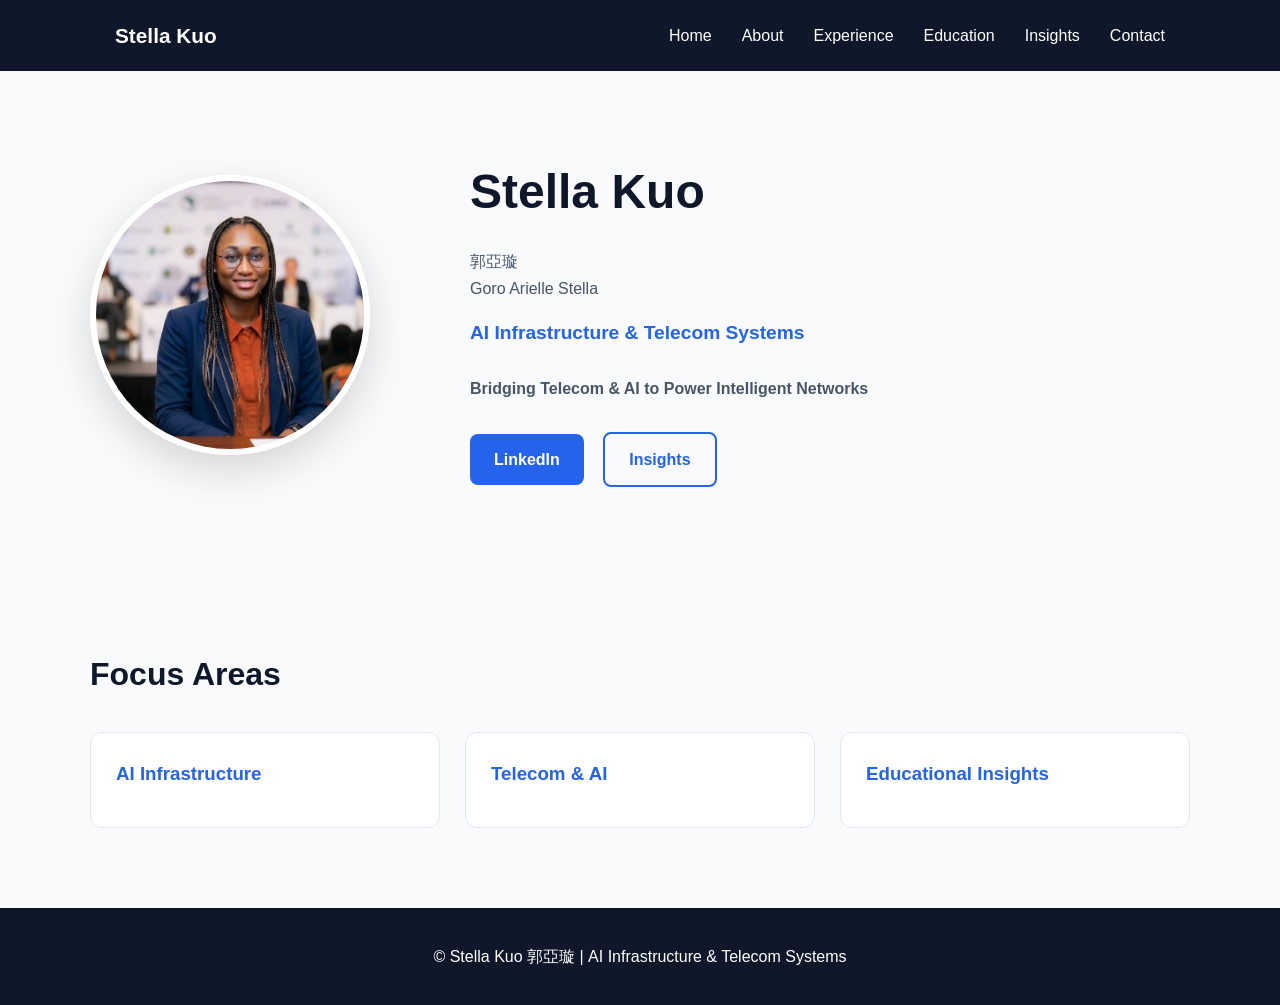
<file: index.html>
<!DOCTYPE html>
<html lang="en">

<head>

<meta charset="UTF-8">

<meta name="viewport" content="width=device-width, initial-scale=1.0">


<title>
Stella Kuo 郭亞璇 | Goro Arielle Stella | AI Infrastructure & Telecom Systems
</title>


<meta name="description"
content="Stella Kuo 郭亞璇 Goro Arielle Stella - AI Infrastructure & Telecom Systems Engineer specializing in AI servers, GPU infrastructure, 5G, Open RAN, Edge AI and intelligent networks.">


<link rel="stylesheet" href="css/style.css">


</head>


<body>


<!-- Navigation -->

<nav>

<div class="container">


<div class="logo">
Stella Kuo
</div>


<ul>

<li>
<a href="index.html">Home</a>
</li>


<li>
<a href="about.html">About</a>
</li>


<li>
<a href="experience.html">Experience</a>
</li>


<li>
<a href="education.html">Education</a>
</li>


<li>
<a href="insights.html">Insights</a>
</li>


<li>
<a href="contact.html">Contact</a>
</li>


</ul>


</div>

</nav>





<!-- Hero Section -->


<section class="hero container">


<div class="hero-image">


<img src="images/profile.jpg"
alt="Stella Kuo 郭亞璇"
class="profile-img">


</div>





<div class="hero-content">


<h1>
Stella Kuo
</h1>



<div class="names">

<p>
郭亞璇
</p>


<p>
Goro Arielle Stella
</p>

</div>





<h2>
AI Infrastructure & Telecom Systems
</h2>




<p>
<strong>
Bridging Telecom & AI to Power Intelligent Networks
</strong>
</p>







<div class="buttons">


<a 
class="btn btn-primary"
href="https://www.linkedin.com/in/stella-kuo-郭亞璇-51969282"
target="_blank">

LinkedIn

</a>




<a 
class="btn btn-secondary"
href="insights.html">

Insights

</a>



</div>


</div>


</section>








<!-- Featured Areas -->


<section class="container">


<h2>
Focus Areas
</h2>



<div class="grid">


<div class="card">

<h3>
AI Infrastructure
</h3>



</div>



<div class="card">

<h3>
Telecom & AI
</h3>



</div>




<div class="card">

<h3>
Educational Insights
</h3>


</div>



</div>


</section>







<!-- Footer -->


<footer>


<p>
© Stella Kuo 郭亞璇 | AI Infrastructure & Telecom Systems
</p>


</footer>



</body>

</html>
</file>
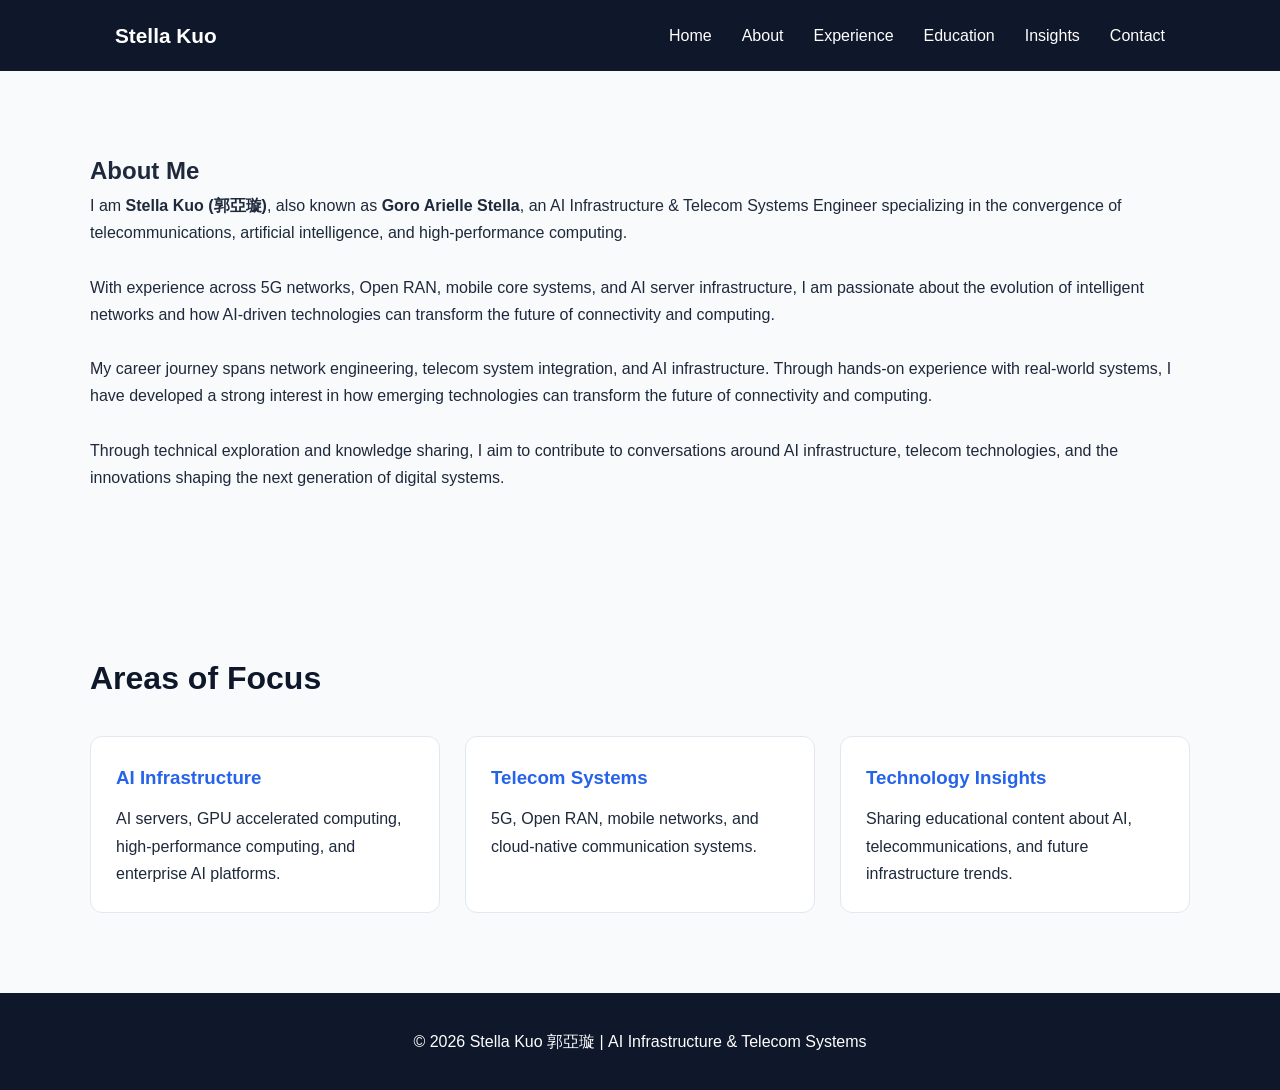
<file: about.html>
<!DOCTYPE html>
<html lang="en">

<head>

<meta charset="UTF-8">

<meta name="viewport" content="width=device-width, initial-scale=1.0">


<title>
About | Stella Kuo 郭亞璇 | Goro Arielle Stella
</title>


<meta name="description"
content="About Stella Kuo 郭亞璇 Goro Arielle Stella - AI Infrastructure and Telecom Systems Engineer bridging telecommunications, AI, and high-performance computing.">


<link rel="stylesheet" href="css/style.css">

</head>


<body>


<!-- Navigation -->

<nav>

<div class="container">

<div class="logo">
Stella Kuo
</div>


<ul>

<li>
<a href="index.html">Home</a>
</li>

<li>
<a href="about.html">About</a>
</li>

<li>
<a href="experience.html">Experience</a>
</li>

<li>
<a href="education.html">Education</a>
</li>

<li>
<a href="insights.html">Insights</a>
</li>

<li>
<a href="contact.html">Contact</a>
</li>

</ul>

</div>

</nav>





<!-- About -->

<section class="container">


<h1>
About Me
</h1>



<p>
I am <strong>Stella Kuo (郭亞璇)</strong>, also known as <strong>Goro Arielle Stella</strong>, an AI Infrastructure & Telecom Systems Engineer specializing in the convergence of telecommunications, artificial intelligence, and high-performance computing.
</p>


<br>


<p>
With experience across 5G networks, Open RAN, mobile core systems, and AI server infrastructure, I am passionate about the evolution of intelligent networks and how AI-driven technologies can transform the future of connectivity and computing.
</p>


<br>


<p>
My career journey spans network engineering, telecom system integration, and AI infrastructure. Through hands-on experience with real-world systems, I have developed a strong interest in how emerging technologies can transform the future of connectivity and computing.
</p>


<br>


<p>
Through technical exploration and knowledge sharing, I aim to contribute to conversations around AI infrastructure, telecom technologies, and the innovations shaping the next generation of digital systems.
</p>



</section>






<!-- Focus Areas -->


<section class="container">


<h2>
Areas of Focus
</h2>



<div class="grid">



<div class="card">

<h3>
AI Infrastructure
</h3>

<p>
AI servers, GPU accelerated computing,
high-performance computing, and enterprise AI platforms.
</p>

</div>





<div class="card">

<h3>
Telecom Systems
</h3>

<p>
5G, Open RAN, mobile networks,
and cloud-native communication systems.
</p>

</div>





<div class="card">

<h3>
Technology Insights
</h3>

<p>
Sharing educational content about AI,
telecommunications, and future infrastructure trends.
</p>

</div>



</div>


</section>






<footer>

<p>
© 2026 Stella Kuo 郭亞璇 |
AI Infrastructure & Telecom Systems
</p>

</footer>



</body>

</html>
</file>
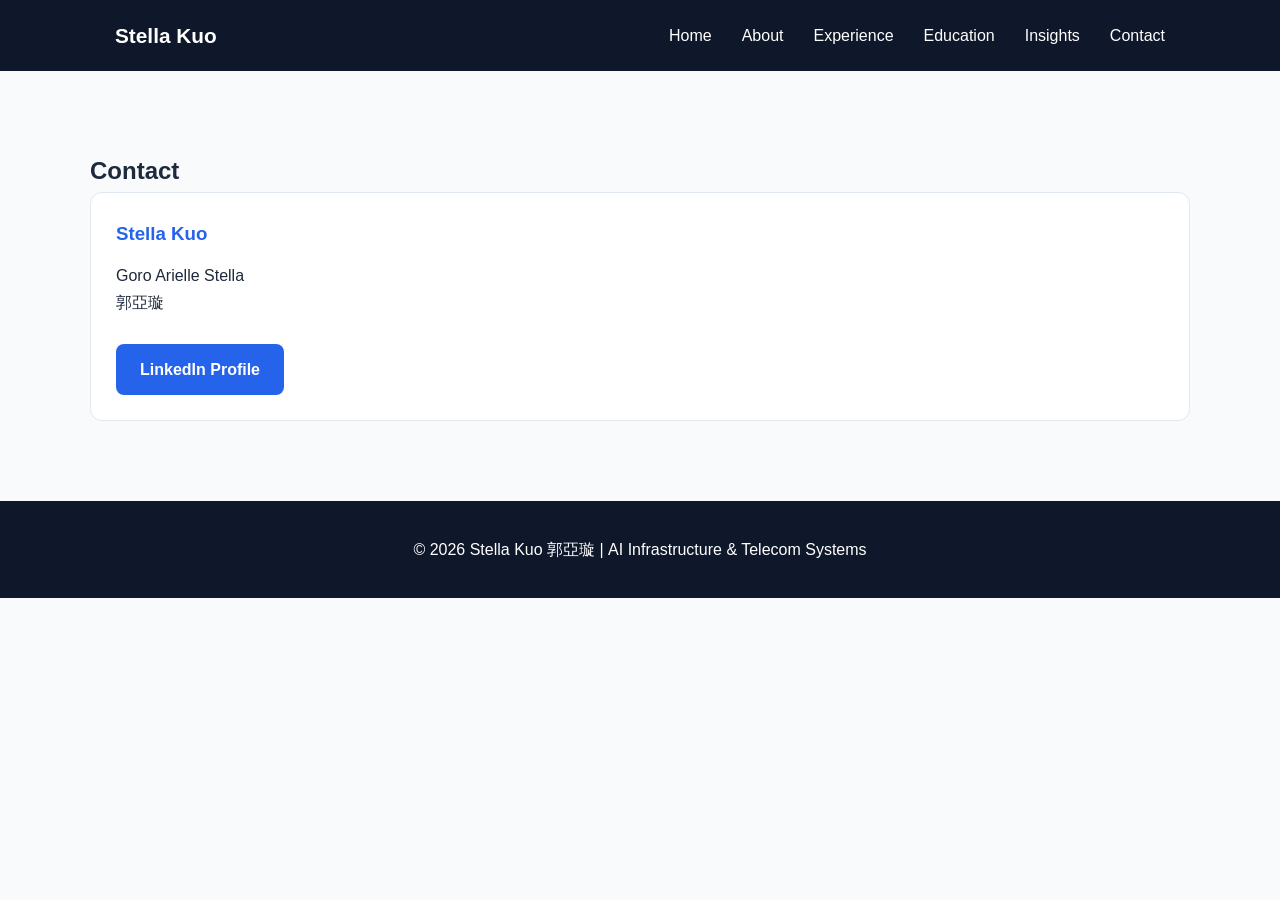
<file: contact.html>
<!DOCTYPE html>
<html lang="en">

<head>

<meta charset="UTF-8">

<meta name="viewport" content="width=device-width, initial-scale=1.0">

<title>
Contact | Stella Kuo 郭亞璇 | Goro Arielle Stella
</title>

<link rel="stylesheet" href="css/style.css">

</head>


<body>


<nav>

<div class="container">

<div class="logo">
Stella Kuo
</div>


<ul>

<li><a href="index.html">Home</a></li>

<li><a href="about.html">About</a></li>

<li><a href="experience.html">Experience</a></li>

<li><a href="education.html">Education</a></li>

<li><a href="insights.html">Insights</a></li>

<li><a href="contact.html">Contact</a></li>

</ul>

</div>

</nav>





<section class="container">


<h1>
Contact
</h1>



<div class="card">


<h3>
Stella Kuo
</h3>


<p>
Goro Arielle Stella
<br>
郭亞璇
</p>


<br>


<a class="btn btn-primary"
href="https://www.linkedin.com/in/stella-kuo-郭亞璇-51969282"
target="_blank">

LinkedIn Profile

</a>


</div>


</section>





<footer>

<p>
© 2026 Stella Kuo 郭亞璇 |
AI Infrastructure & Telecom Systems
</p>

</footer>



</body>

</html>
</file>
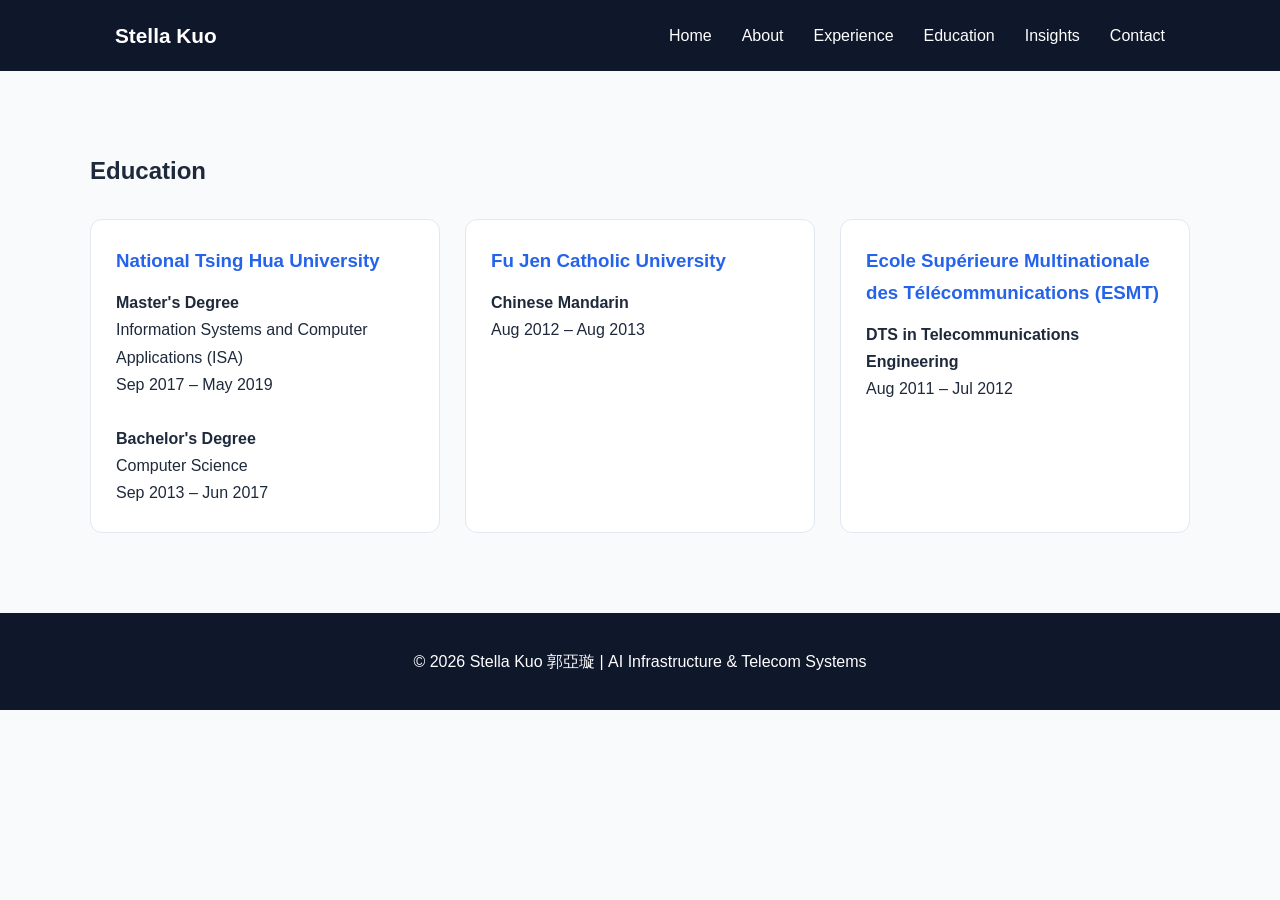
<file: education.html>
<!DOCTYPE html>
<html lang="en">

<head>

<meta charset="UTF-8">

<meta name="viewport" content="width=device-width, initial-scale=1.0">


<title>
Education | Stella Kuo 郭亞璇 | Goro Arielle Stella
</title>


<meta name="description"
content="Education background of Stella Kuo 郭亞璇 including National Tsing Hua University, Fu Jen Catholic University, and ESMT telecommunications engineering studies.">


<link rel="stylesheet" href="css/style.css">


</head>


<body>


<!-- Navigation -->

<nav>

<div class="container">


<div class="logo">
Stella Kuo
</div>


<ul>

<li><a href="index.html">Home</a></li>

<li><a href="about.html">About</a></li>

<li><a href="experience.html">Experience</a></li>

<li><a href="education.html">Education</a></li>

<li><a href="insights.html">Insights</a></li>

<li><a href="contact.html">Contact</a></li>

</ul>


</div>

</nav>





<section class="container">


<h1>
Education
</h1>






<br>





<div class="grid">



<div class="card">


<h3>
National Tsing Hua University
</h3>


<p>

<strong>
Master's Degree
</strong>

<br>

Information Systems and Computer Applications (ISA)

<br>

Sep 2017 – May 2019

</p>



<br>



<p>

<strong>
Bachelor's Degree
</strong>

<br>

Computer Science

<br>

Sep 2013 – Jun 2017

</p>


</div>






<div class="card">


<h3>
Fu Jen Catholic University
</h3>


<p>

<strong>
Chinese Mandarin
</strong>

<br>

Aug 2012 – Aug 2013

</p>


</div>






<div class="card">


<h3>
Ecole Supérieure Multinationale des Télécommunications (ESMT)
</h3>


<p>

<strong>
DTS in Telecommunications Engineering
</strong>

<br>

Aug 2011 – Jul 2012

</p>


</div>





</div>


</section>






<footer>

<p>

© 2026 Stella Kuo 郭亞璇 |
AI Infrastructure & Telecom Systems

</p>

</footer>




</body>

</html>
</file>
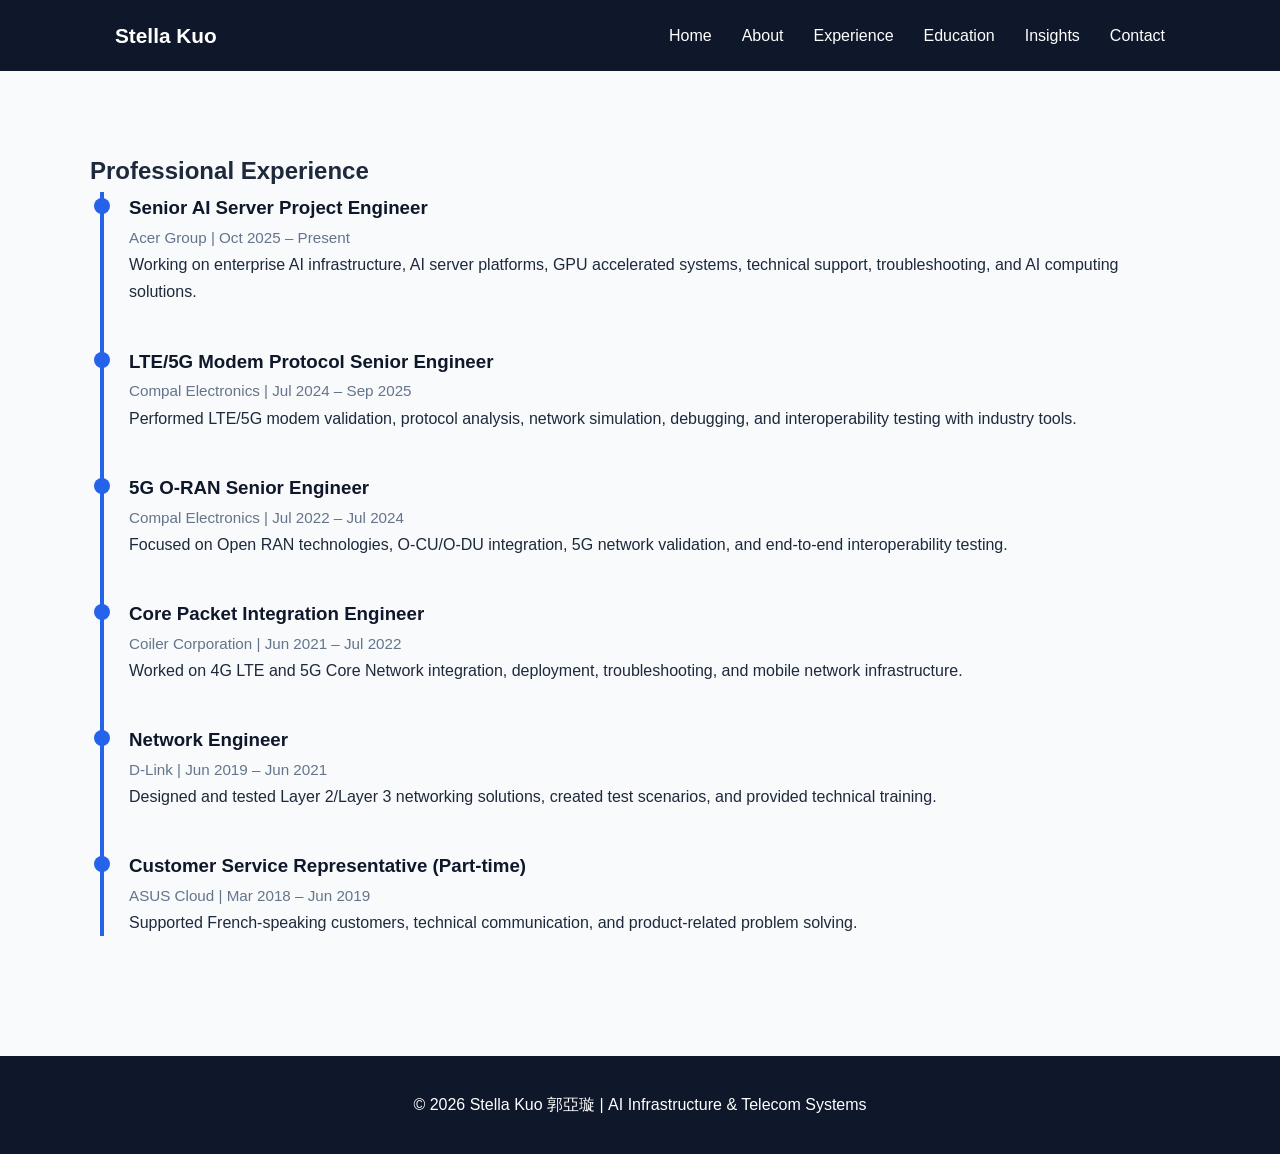
<file: experience.html>
<!DOCTYPE html>
<html lang="en">

<head>

<meta charset="UTF-8">

<meta name="viewport" content="width=device-width, initial-scale=1.0">


<title>
Experience | Stella Kuo 郭亞璇 | AI Infrastructure & Telecom Systems Engineer
</title>


<meta name="description"
content="Professional experience of Stella Kuo 郭亞璇 in AI infrastructure, AI servers, 5G, Open RAN, telecom systems and network engineering.">


<link rel="stylesheet" href="css/style.css">


</head>


<body>


<!-- Navigation -->

<nav>

<div class="container">


<div class="logo">
Stella Kuo
</div>


<ul>

<li><a href="index.html">Home</a></li>

<li><a href="about.html">About</a></li>

<li><a href="experience.html">Experience</a></li>

<li><a href="education.html">Education</a></li>

<li><a href="insights.html">Insights</a></li>

<li><a href="contact.html">Contact</a></li>

</ul>


</div>

</nav>





<section class="container">


<h1>
Professional Experience
</h1>


<div class="timeline">



<div class="timeline-item">

<h3>
Senior AI Server Project Engineer
</h3>

<span>
Acer Group | Oct 2025 – Present
</span>


<p>

Working on enterprise AI infrastructure,
AI server platforms, GPU accelerated systems,
technical support, troubleshooting,
and AI computing solutions.

</p>


</div>






<div class="timeline-item">

<h3>
LTE/5G Modem Protocol Senior Engineer
</h3>


<span>
Compal Electronics | Jul 2024 – Sep 2025
</span>


<p>

Performed LTE/5G modem validation,
protocol analysis, network simulation,
debugging, and interoperability testing
with industry tools.

</p>


</div>






<div class="timeline-item">

<h3>
5G O-RAN Senior Engineer
</h3>


<span>
Compal Electronics | Jul 2022 – Jul 2024
</span>


<p>

Focused on Open RAN technologies,
O-CU/O-DU integration,
5G network validation,
and end-to-end interoperability testing.

</p>


</div>







<div class="timeline-item">

<h3>
Core Packet Integration Engineer
</h3>


<span>
Coiler Corporation | Jun 2021 – Jul 2022
</span>


<p>

Worked on 4G LTE and 5G Core Network
integration, deployment, troubleshooting,
and mobile network infrastructure.

</p>


</div>







<div class="timeline-item">

<h3>
Network Engineer
</h3>


<span>
D-Link | Jun 2019 – Jun 2021
</span>


<p>

Designed and tested Layer 2/Layer 3 networking
solutions, created test scenarios,
and provided technical training.

</p>


</div>







<div class="timeline-item">

<h3>
Customer Service Representative (Part-time)
</h3>


<span>
ASUS Cloud | Mar 2018 – Jun 2019
</span>


<p>

Supported French-speaking customers,
technical communication,
and product-related problem solving.

</p>


</div>




</div>


</section>






<footer>

<p>
© 2026 Stella Kuo 郭亞璇 |
AI Infrastructure & Telecom Systems
</p>

</footer>




</body>

</html>
</file>
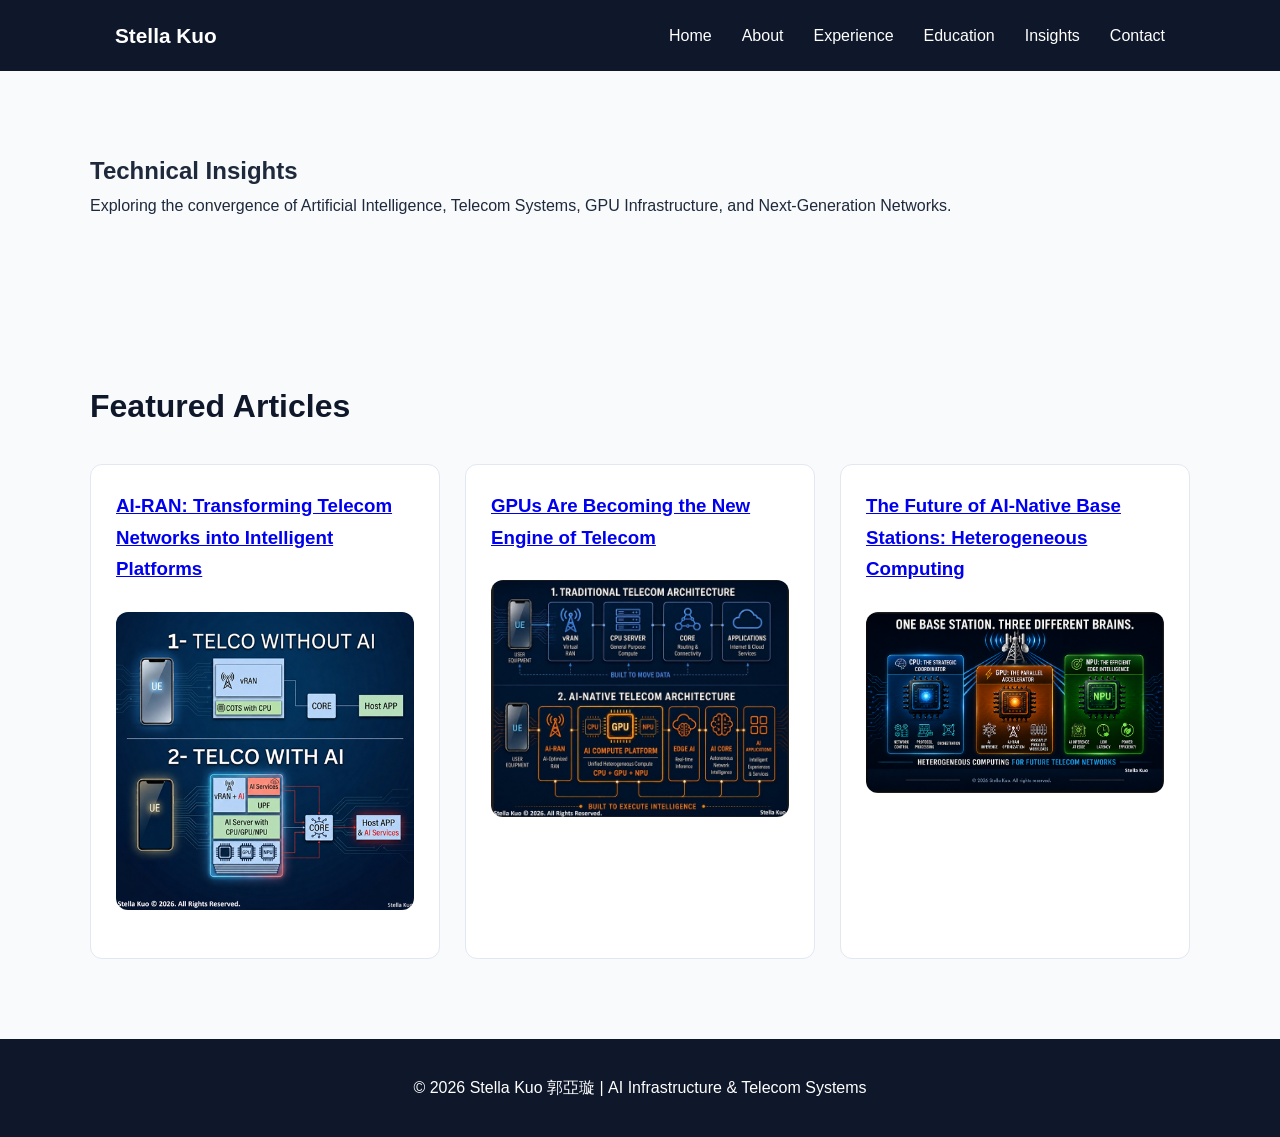
<file: insights.html>
<!-- insights.html -->

<!DOCTYPE html>
<html lang="en">

<head>

<meta charset="UTF-8">

<meta name="viewport" content="width=device-width, initial-scale=1.0">


<title>
Insights | Stella Kuo 郭亞璇 | AI Infrastructure & Telecom Systems
</title>


<meta name="description"
content="Technical insights from Stella Kuo 郭亞璇 about AI infrastructure, GPU computing, AI-RAN, 5G, Open RAN, Edge AI and intelligent networks.">


<link rel="stylesheet" href="css/style.css">


</head>


<body>



<!-- Navigation -->


<nav>

<div class="container">


<div class="logo">
Stella Kuo
</div>


<ul>

<li>
<a href="index.html">Home</a>
</li>

<li>
<a href="about.html">About</a>
</li>

<li>
<a href="experience.html">Experience</a>
</li>

<li>
<a href="education.html">Education</a>
</li>

<li>
<a href="insights.html">Insights</a>
</li>

<li>
<a href="contact.html">Contact</a>
</li>

</ul>


</div>

</nav>






<!-- Insights Header -->


<section class="container">


<h1>
Technical Insights
</h1>


<p>

Exploring the convergence of
Artificial Intelligence, Telecom Systems,
GPU Infrastructure, and Next-Generation Networks.

</p>


</section>







<!-- Article Cards -->


<section class="container">


<h2>
Featured Articles
</h2>



<div class="grid">



<div class="card">
<h3>
<a href="articles/ai-ran-future.html">
    AI-RAN: Transforming Telecom Networks into Intelligent Platforms
</a>
</h3>

<img src="images/ai-ran.png"
     alt="AI-RAN"
     style="width:100%; border-radius:12px; margin:15px 0;">   
</div>


<div class="card">
    <h3>
        <a href="articles/gpus-in-telecom.html">
            GPUs Are Becoming the New Engine of Telecom
        </a>
    </h3>

    <img src="images/gpu.jpg"
         alt="GPUs in Telecom"
         style="width:100%; border-radius:12px; margin:15px 0;">
</div>

<div class="card">
    <h3>
        <a href="articles/heterogeneous-computing.html">
           The Future of AI-Native Base Stations: Heterogeneous Computing
        </a>
    </h3>

    <img src="images/bs.png"
         alt="Heterogeneous Computing in Telecom"
         style="width:100%; border-radius:12px; margin:15px 0;">
</div>



<!-- 

<div class="card">


<h3>
<a href="articles/edge-ai.html">
Edge AI in Telecom
</a>
</h3>


<p>

Exploring how AI moves closer to users
through edge computing and intelligent networks.

</p>


</div>

-->


</div>


</section>








<footer>


<p>
© 2026 Stella Kuo 郭亞璇 |
AI Infrastructure & Telecom Systems
</p>


</footer>



</body>

</html>
</file>
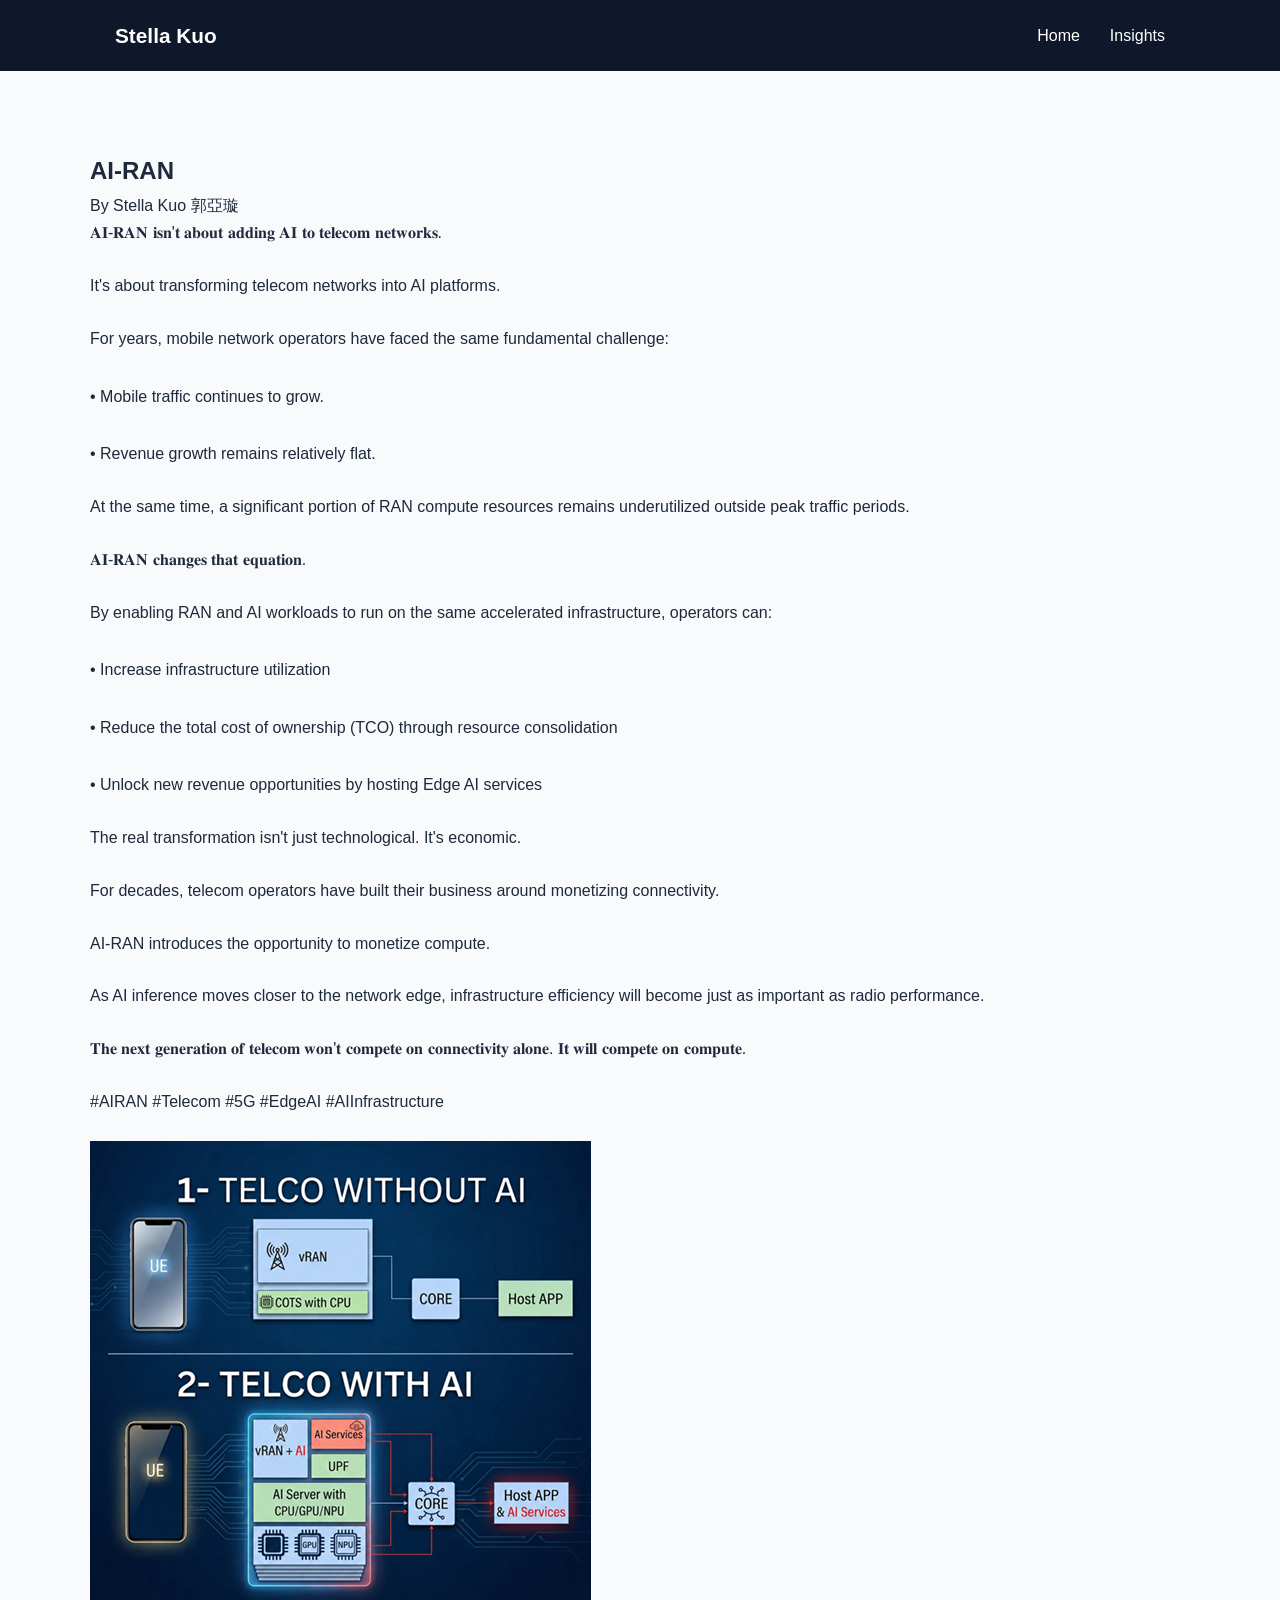
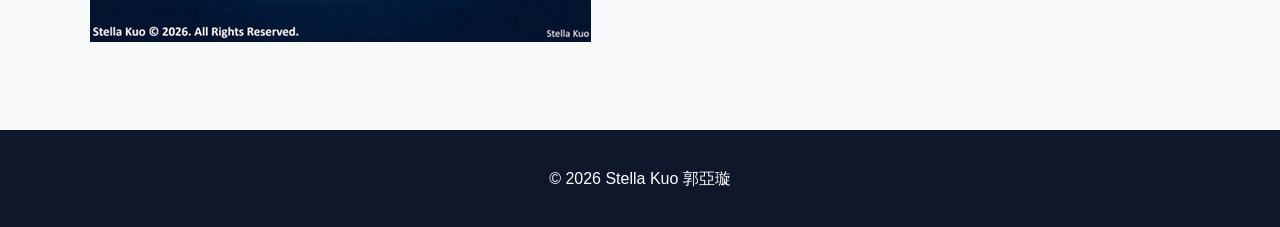
<file: articles/ai-ran-future.html>
<!DOCTYPE html>
<html lang="en">

<head>

<meta charset="UTF-8">

<meta name="viewport" content="width=device-width, initial-scale=1.0">

<title>
AI-RAN | Stella Kuo 郭亞璇
</title>

<link rel="stylesheet" href="../css/style.css">

<style>
.article-content p {
    line-height: 1.8;
    margin-bottom: 24px;
}
</style>

</head>

<body>

<nav>

<div class="container">

<div class="logo">
Stella Kuo
</div>

<ul>

<li>
<a href="../index.html">Home</a>
</li>

<li>
<a href="../insights.html">Insights</a>
</li>

</ul>

</div>

</nav>

<section class="container article">

<h1>
AI-RAN
</h1>

<p>
By Stella Kuo 郭亞璇
</p>

<div class="article-content">

<p>
𝐀𝐈-𝐑𝐀𝐍 𝐢𝐬𝐧'𝐭 𝐚𝐛𝐨𝐮𝐭 𝐚𝐝𝐝𝐢𝐧𝐠 𝐀𝐈 𝐭𝐨 𝐭𝐞𝐥𝐞𝐜𝐨𝐦 𝐧𝐞𝐭𝐰𝐨𝐫𝐤𝐬.
</p>

<p>
It's about transforming telecom networks into AI platforms.
</p>

<p>
For years, mobile network operators have faced the same fundamental challenge:
<br><br>
•  Mobile traffic continues to grow.
<br><br>
•  Revenue growth remains relatively flat.
</p>

<p>
At the same time, a significant portion of RAN compute resources remains underutilized outside peak traffic periods.
</p>

<p>
𝐀𝐈-𝐑𝐀𝐍 𝐜𝐡𝐚𝐧𝐠𝐞𝐬 𝐭𝐡𝐚𝐭 𝐞𝐪𝐮𝐚𝐭𝐢𝐨𝐧.
</p>

<p>
By enabling RAN and AI workloads to run on the same accelerated infrastructure, operators can:
<br><br>
•  Increase infrastructure utilization
<br><br>
•  Reduce the total cost of ownership (TCO) through resource consolidation
<br><br>
•  Unlock new revenue opportunities by hosting Edge AI services
</p>

<p>
The real transformation isn't just technological. It's economic.
</p>

<p>
For decades, telecom operators have built their business around monetizing connectivity.
</p>

<p>
AI-RAN introduces the opportunity to monetize compute.
</p>

<p>
As AI inference moves closer to the network edge, infrastructure efficiency will become just as important as radio performance.
</p>

<p>
𝐓𝐡𝐞 𝐧𝐞𝐱𝐭 𝐠𝐞𝐧𝐞𝐫𝐚𝐭𝐢𝐨𝐧 𝐨𝐟 𝐭𝐞𝐥𝐞𝐜𝐨𝐦 𝐰𝐨𝐧'𝐭 𝐜𝐨𝐦𝐩𝐞𝐭𝐞 𝐨𝐧 𝐜𝐨𝐧𝐧𝐞𝐜𝐭𝐢𝐯𝐢𝐭𝐲 𝐚𝐥𝐨𝐧𝐞. 𝐈𝐭 𝐰𝐢𝐥𝐥 𝐜𝐨𝐦𝐩𝐞𝐭𝐞 𝐨𝐧 𝐜𝐨𝐦𝐩𝐮𝐭𝐞.
</p>

<p>
#AIRAN #Telecom #5G #EdgeAI #AIInfrastructure
</p>

<img src="../images/ai-ran.png"
class="article-image"
alt="AI-RAN">

</div>

</section>

<footer>

<p>
© 2026 Stella Kuo 郭亞璇
</p>

</footer>

</body>

</html>
</file>
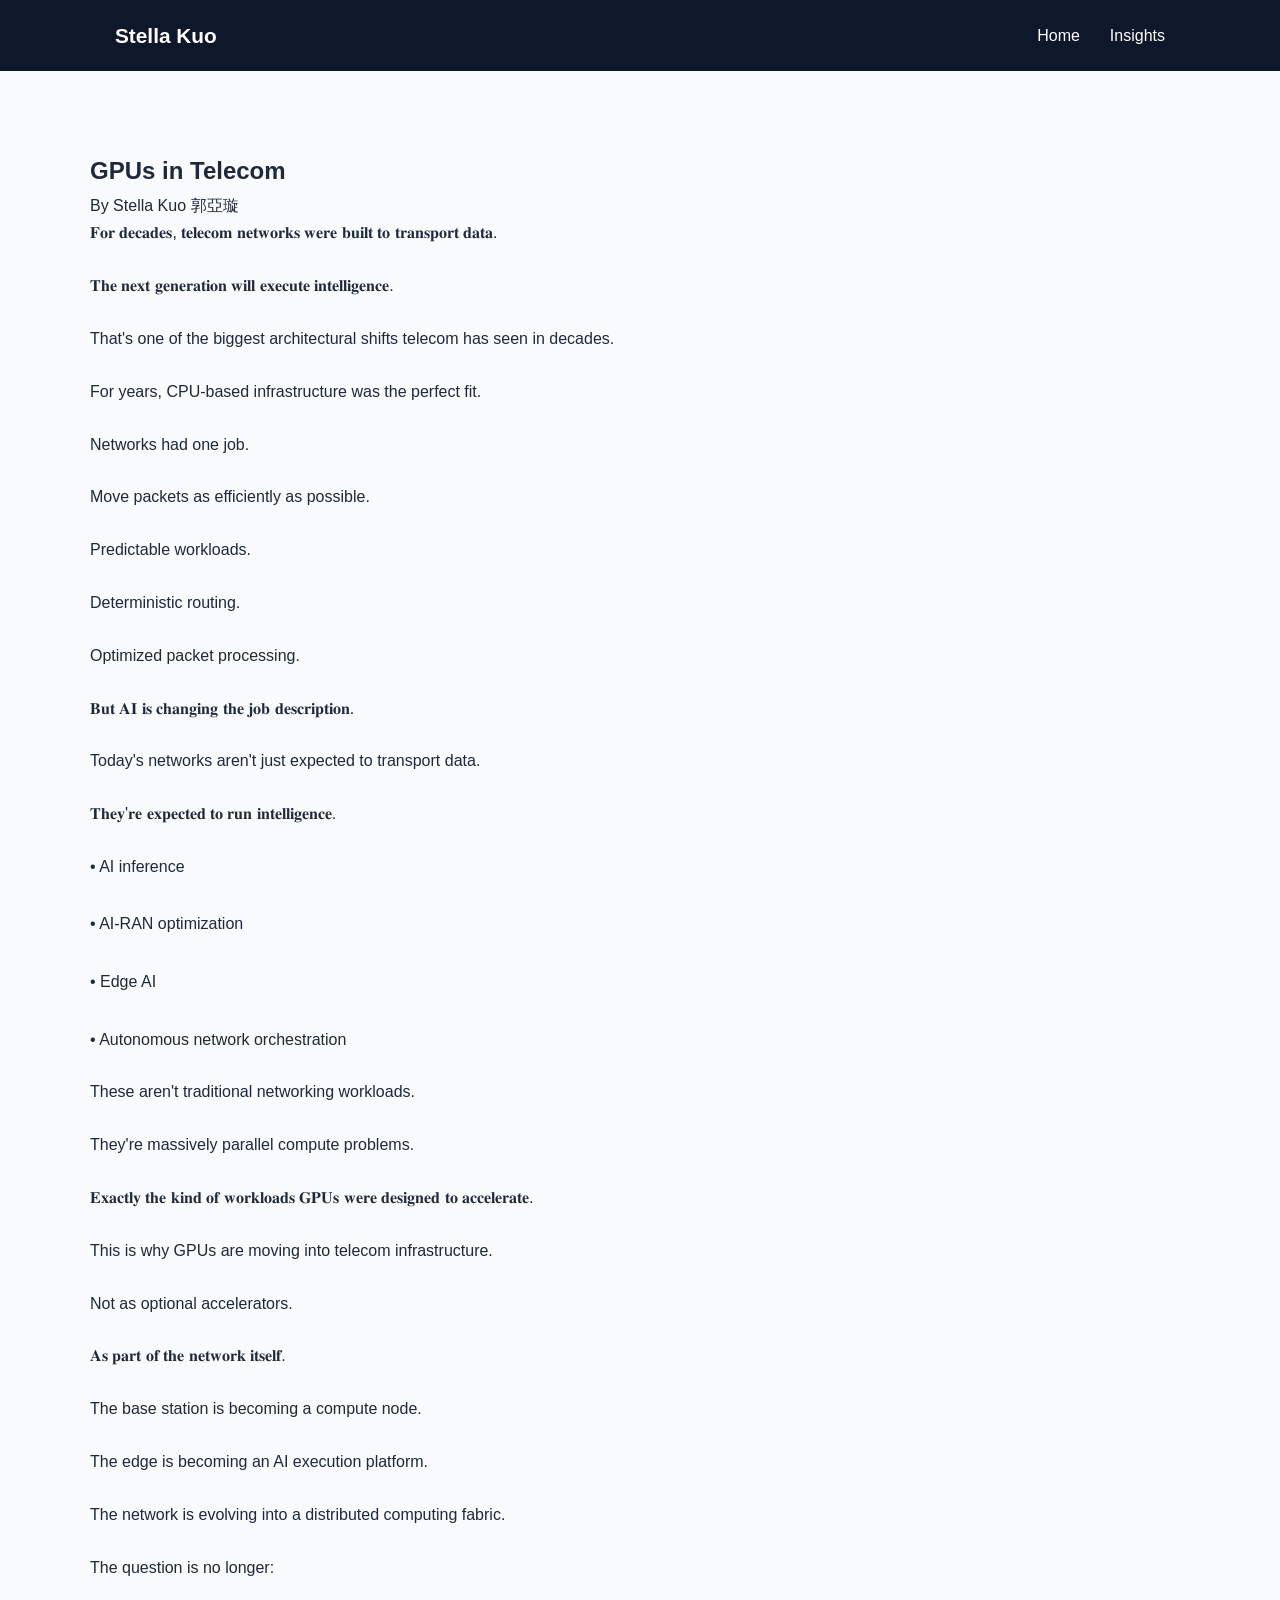
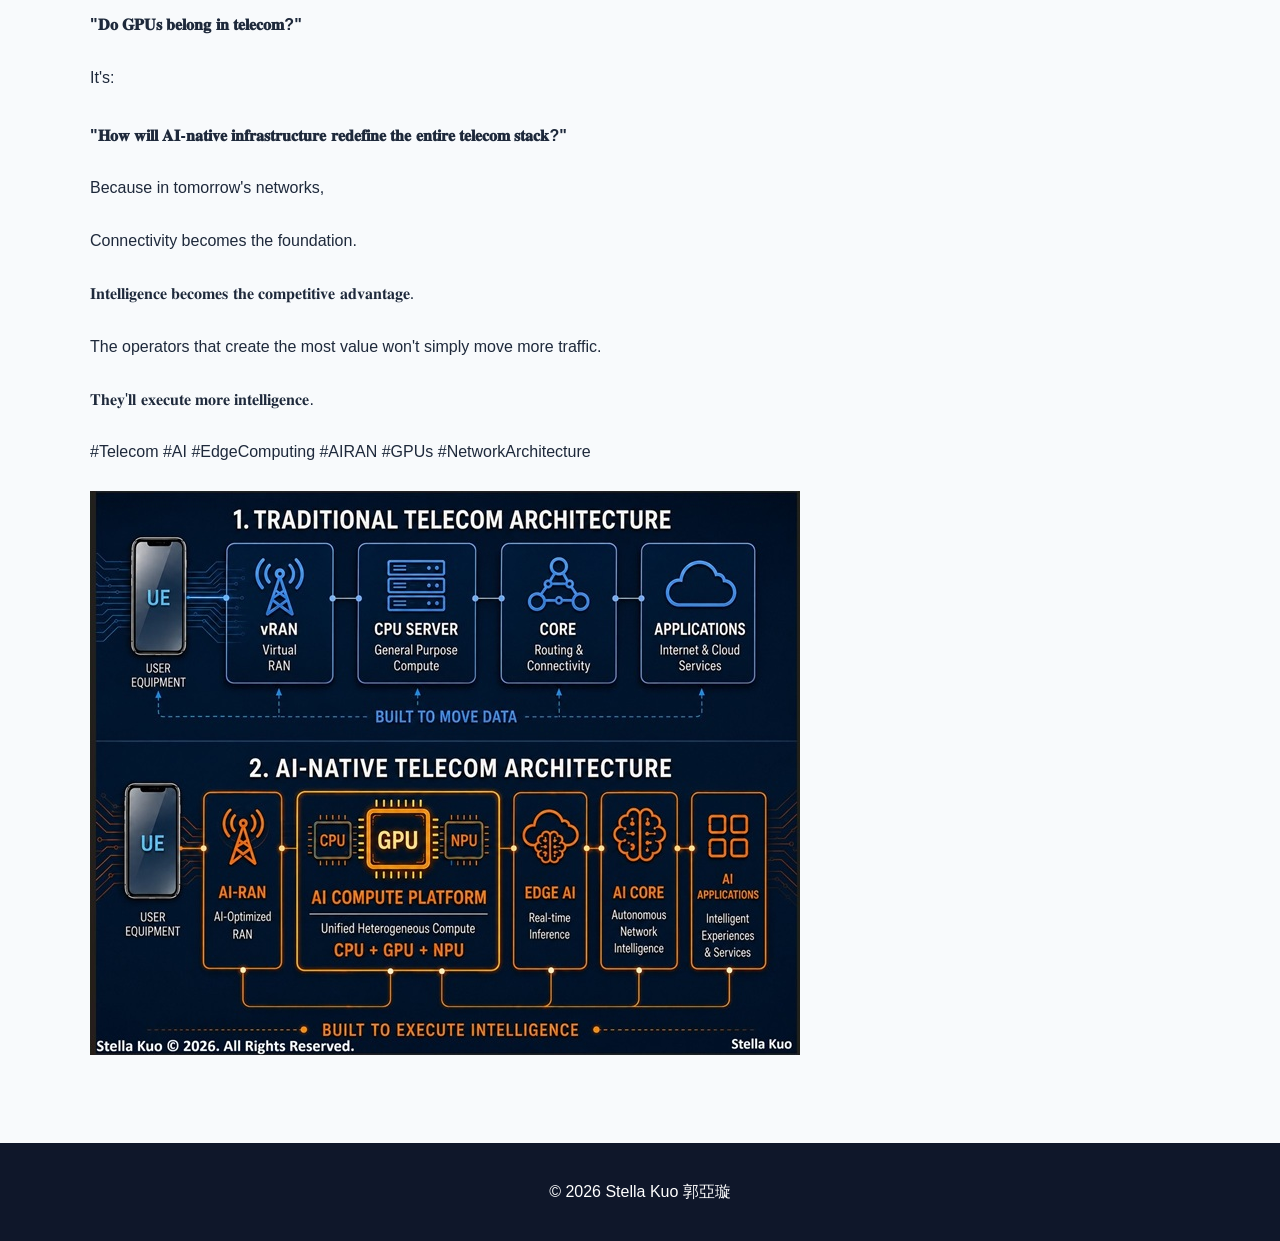
<file: articles/gpus-in-telecom.html>
<!DOCTYPE html>
<html lang="en">

<head>

<meta charset="UTF-8">

<meta name="viewport" content="width=device-width, initial-scale=1.0">

<title>
GPUs in Telecom | Stella Kuo 郭亞璇
</title>

<link rel="stylesheet" href="../css/style.css">

<style>
.article-content p {
    line-height: 1.8;
    margin-bottom: 24px;
}
</style>

</head>

<body>

<nav>

<div class="container">

<div class="logo">
Stella Kuo
</div>

<ul>

<li>
<a href="../index.html">Home</a>
</li>

<li>
<a href="../insights.html">Insights</a>
</li>

</ul>

</div>

</nav>

<section class="container article">

<h1>
GPUs in Telecom
</h1>

<p>
By Stella Kuo 郭亞璇
</p>

<div class="article-content">

<p>
𝐅𝐨𝐫 𝐝𝐞𝐜𝐚𝐝𝐞𝐬, 𝐭𝐞𝐥𝐞𝐜𝐨𝐦 𝐧𝐞𝐭𝐰𝐨𝐫𝐤𝐬 𝐰𝐞𝐫𝐞 𝐛𝐮𝐢𝐥𝐭 𝐭𝐨 𝐭𝐫𝐚𝐧𝐬𝐩𝐨𝐫𝐭 𝐝𝐚𝐭𝐚.
</p>

<p>
𝐓𝐡𝐞 𝐧𝐞𝐱𝐭 𝐠𝐞𝐧𝐞𝐫𝐚𝐭𝐢𝐨𝐧 𝐰𝐢𝐥𝐥 𝐞𝐱𝐞𝐜𝐮𝐭𝐞 𝐢𝐧𝐭𝐞𝐥𝐥𝐢𝐠𝐞𝐧𝐜𝐞.
</p>

<p>
That's one of the biggest architectural shifts telecom has seen in decades.
</p>

<p>
For years, CPU-based infrastructure was the perfect fit.
</p>

<p>
Networks had one job.
</p>

<p>
Move packets as efficiently as possible.
</p>

<p>
Predictable workloads.
</p>

<p>
Deterministic routing.
</p>

<p>
Optimized packet processing.
</p>

<p>
𝐁𝐮𝐭 𝐀𝐈 𝐢𝐬 𝐜𝐡𝐚𝐧𝐠𝐢𝐧𝐠 𝐭𝐡𝐞 𝐣𝐨𝐛 𝐝𝐞𝐬𝐜𝐫𝐢𝐩𝐭𝐢𝐨𝐧.
</p>

<p>
Today's networks aren't just expected to transport data.
</p>

<p>
𝐓𝐡𝐞𝐲'𝐫𝐞 𝐞𝐱𝐩𝐞𝐜𝐭𝐞𝐝 𝐭𝐨 𝐫𝐮𝐧 𝐢𝐧𝐭𝐞𝐥𝐥𝐢𝐠𝐞𝐧𝐜𝐞.
</p>

<p>
•  AI inference<br><br>
•  AI-RAN optimization<br><br>
•  Edge AI<br><br>
•  Autonomous network orchestration
</p>

<p>
These aren't traditional networking workloads.
</p>

<p>
They're massively parallel compute problems.
</p>

<p>
𝐄𝐱𝐚𝐜𝐭𝐥𝐲 𝐭𝐡𝐞 𝐤𝐢𝐧𝐝 𝐨𝐟 𝐰𝐨𝐫𝐤𝐥𝐨𝐚𝐝𝐬 𝐆𝐏𝐔𝐬 𝐰𝐞𝐫𝐞 𝐝𝐞𝐬𝐢𝐠𝐧𝐞𝐝 𝐭𝐨 𝐚𝐜𝐜𝐞𝐥𝐞𝐫𝐚𝐭𝐞.
</p>

<p>
This is why GPUs are moving into telecom infrastructure.
</p>

<p>
Not as optional accelerators.
</p>

<p>
𝐀𝐬 𝐩𝐚𝐫𝐭 𝐨𝐟 𝐭𝐡𝐞 𝐧𝐞𝐭𝐰𝐨𝐫𝐤 𝐢𝐭𝐬𝐞𝐥𝐟.
</p>

<p>
The base station is becoming a compute node.
</p>

<p>
The edge is becoming an AI execution platform.
</p>

<p>
The network is evolving into a distributed computing fabric.
</p>

<p>
The question is no longer:
<br><br>
<strong>"𝐃𝐨 𝐆𝐏𝐔𝐬 𝐛𝐞𝐥𝐨𝐧𝐠 𝐢𝐧 𝐭𝐞𝐥𝐞𝐜𝐨𝐦?"</strong>
</p>

<p>
It's:
<br><br>
<strong>"𝐇𝐨𝐰 𝐰𝐢𝐥𝐥 𝐀𝐈-𝐧𝐚𝐭𝐢𝐯𝐞 𝐢𝐧𝐟𝐫𝐚𝐬𝐭𝐫𝐮𝐜𝐭𝐮𝐫𝐞 𝐫𝐞𝐝𝐞𝐟𝐢𝐧𝐞 𝐭𝐡𝐞 𝐞𝐧𝐭𝐢𝐫𝐞 𝐭𝐞𝐥𝐞𝐜𝐨𝐦 𝐬𝐭𝐚𝐜𝐤?"</strong>
</p>

<p>
Because in tomorrow's networks,
</p>

<p>
Connectivity becomes the foundation.
</p>

<p>
𝐈𝐧𝐭𝐞𝐥𝐥𝐢𝐠𝐞𝐧𝐜𝐞 𝐛𝐞𝐜𝐨𝐦𝐞𝐬 𝐭𝐡𝐞 𝐜𝐨𝐦𝐩𝐞𝐭𝐢𝐭𝐢𝐯𝐞 𝐚𝐝𝐯𝐚𝐧𝐭𝐚𝐠𝐞.
</p>

<p>
The operators that create the most value won't simply move more traffic.
</p>

<p>
𝐓𝐡𝐞𝐲'𝐥𝐥 𝐞𝐱𝐞𝐜𝐮𝐭𝐞 𝐦𝐨𝐫𝐞 𝐢𝐧𝐭𝐞𝐥𝐥𝐢𝐠𝐞𝐧𝐜𝐞.
</p>


<p>
#Telecom #AI #EdgeComputing #AIRAN #GPUs #NetworkArchitecture
</p>

<img src="../images/gpu.jpg"
class="article-image"
alt="GPUs in Telecom">

</div>

</section>

<footer>

<p>
© 2026 Stella Kuo 郭亞璇
</p>

</footer>

</body>

</html>
</file>
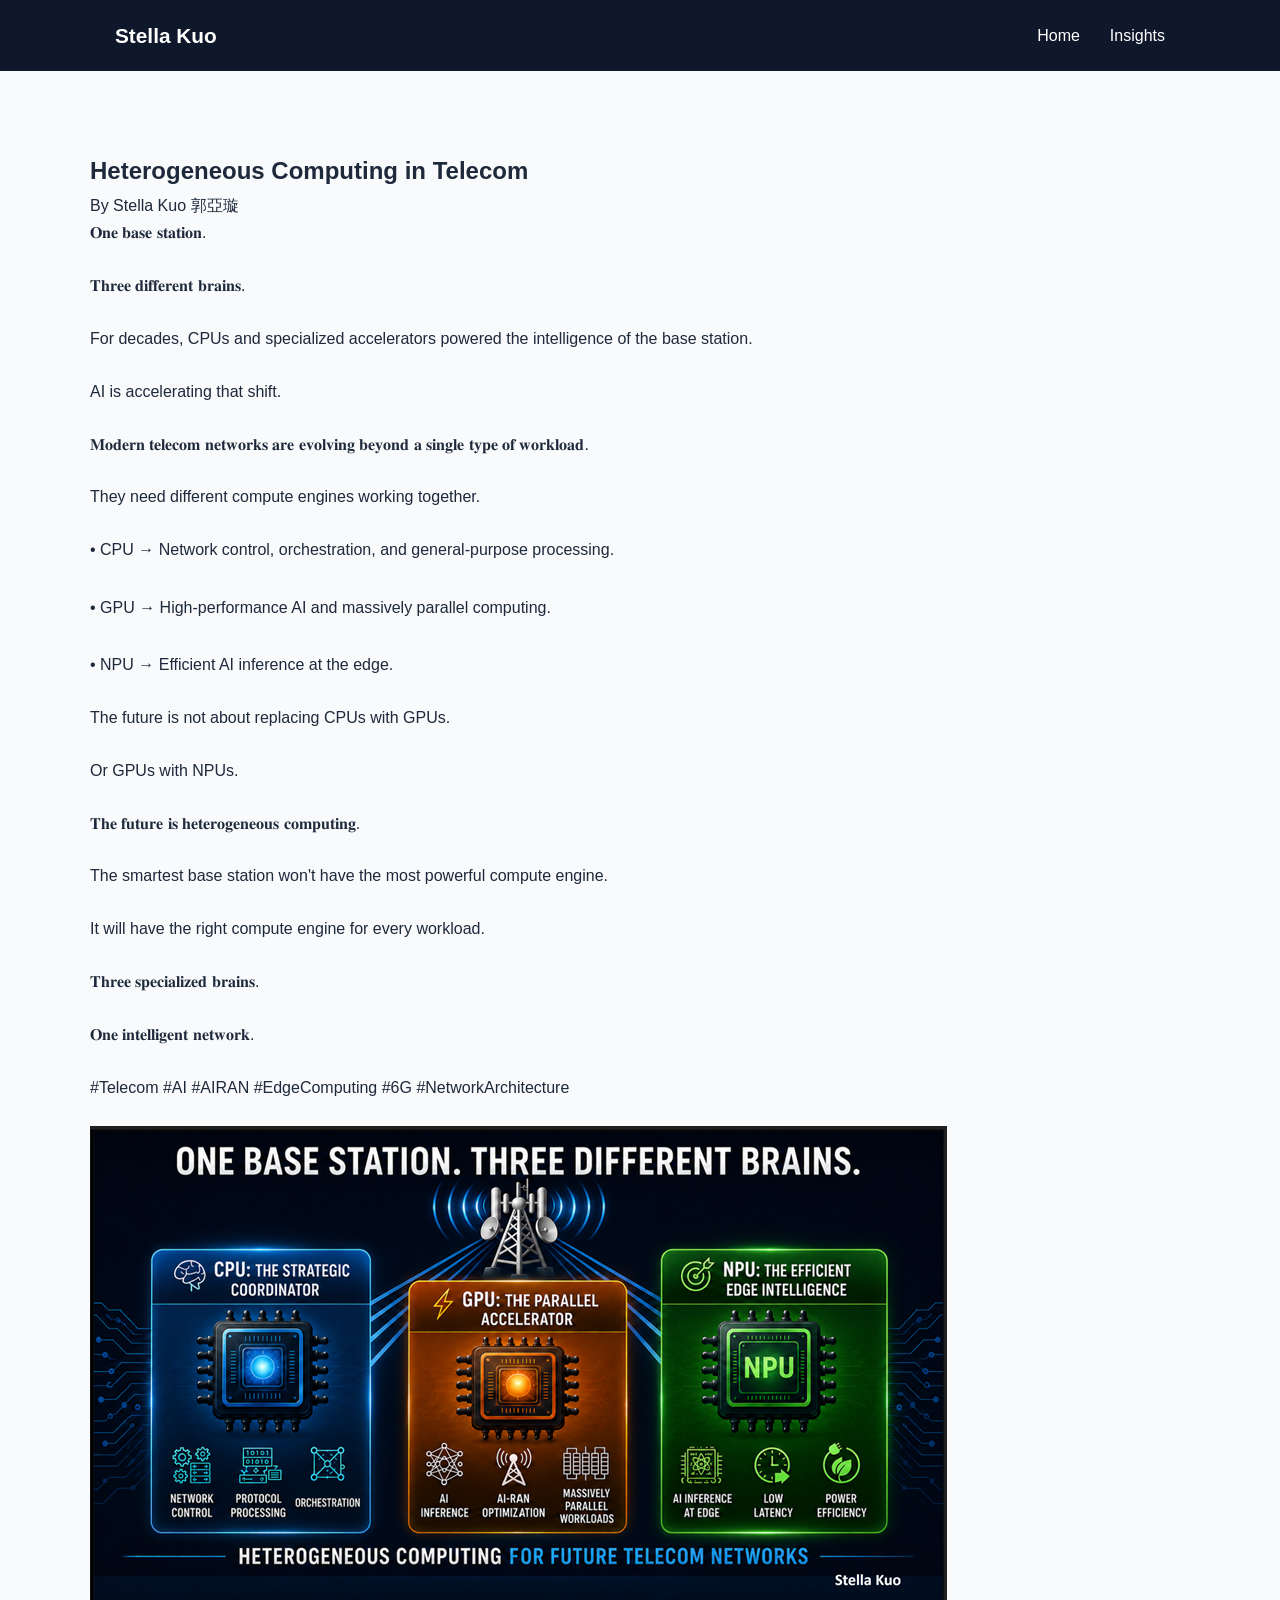
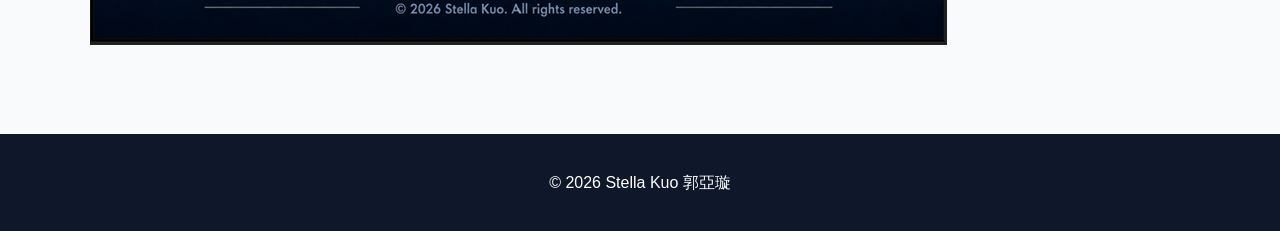
<file: articles/heterogeneous-computing.html>
<!DOCTYPE html>
<html lang="en">

<head>

<meta charset="UTF-8">

<meta name="viewport" content="width=device-width, initial-scale=1.0">

<title>
Heterogeneous Computing in Telecom | Stella Kuo 郭亞璇
</title>

<link rel="stylesheet" href="../css/style.css">

<style>
.article-content p {
    line-height: 1.8;
    margin-bottom: 24px;
}
</style>

</head>

<body>

<nav>

<div class="container">

<div class="logo">
Stella Kuo
</div>

<ul>

<li>
<a href="../index.html">Home</a>
</li>

<li>
<a href="../insights.html">Insights</a>
</li>

</ul>

</div>

</nav>

<section class="container article">

<h1>
Heterogeneous Computing in Telecom
</h1>

<p>
By Stella Kuo 郭亞璇
</p>

<div class="article-content">

<p>
𝐎𝐧𝐞 𝐛𝐚𝐬𝐞 𝐬𝐭𝐚𝐭𝐢𝐨𝐧.
</p>

<p>
𝐓𝐡𝐫𝐞𝐞 𝐝𝐢𝐟𝐟𝐞𝐫𝐞𝐧𝐭 𝐛𝐫𝐚𝐢𝐧𝐬.
</p>

<p>
For decades, CPUs and specialized accelerators powered the intelligence of the base station.
</p>

<p>
AI is accelerating that shift.
</p>

<p>
𝐌𝐨𝐝𝐞𝐫𝐧 𝐭𝐞𝐥𝐞𝐜𝐨𝐦 𝐧𝐞𝐭𝐰𝐨𝐫𝐤𝐬 𝐚𝐫𝐞 𝐞𝐯𝐨𝐥𝐯𝐢𝐧𝐠 𝐛𝐞𝐲𝐨𝐧𝐝 𝐚 𝐬𝐢𝐧𝐠𝐥𝐞 𝐭𝐲𝐩𝐞 𝐨𝐟 𝐰𝐨𝐫𝐤𝐥𝐨𝐚𝐝.
</p>

<p>
They need different compute engines working together.
</p>

<p>
• CPU → Network control, orchestration, and general-purpose processing.
<br><br>
• GPU → High-performance AI and massively parallel computing.
<br><br>
• NPU → Efficient AI inference at the edge.
</p>

<p>
The future is not about replacing CPUs with GPUs.
</p>

<p>
Or GPUs with NPUs.
</p>

<p>
𝐓𝐡𝐞 𝐟𝐮𝐭𝐮𝐫𝐞 𝐢𝐬 𝐡𝐞𝐭𝐞𝐫𝐨𝐠𝐞𝐧𝐞𝐨𝐮𝐬 𝐜𝐨𝐦𝐩𝐮𝐭𝐢𝐧𝐠.
</p>

<p>
The smartest base station won't have the most powerful compute engine.
</p>

<p>
It will have the right compute engine for every workload.
</p>

<p>
𝐓𝐡𝐫𝐞𝐞 𝐬𝐩𝐞𝐜𝐢𝐚𝐥𝐢𝐳𝐞𝐝 𝐛𝐫𝐚𝐢𝐧𝐬.
</p>

<p>
𝐎𝐧𝐞 𝐢𝐧𝐭𝐞𝐥𝐥𝐢𝐠𝐞𝐧𝐭 𝐧𝐞𝐭𝐰𝐨𝐫𝐤.
</p>


<p>
#Telecom #AI #AIRAN #EdgeComputing #6G #NetworkArchitecture
</p>

<img src="../images/bs.png"
class="article-image"
alt="Heterogeneous Computing in Telecom">

</div>

</section>

<footer>

<p>
© 2026 Stella Kuo 郭亞璇
</p>

</footer>

</body>

</html>
</file>
<file: css/style.css>
/* ==========================================
   Stella Kuo Personal Website
   ========================================== */

:root{
    --primary:#0f172a;
    --secondary:#2563eb;
    --light:#f8fafc;
    --gray:#64748b;
    --border:#e2e8f0;
    --white:#ffffff;
    --max-width:1100px;
}

*{
    margin:0;
    padding:0;
    box-sizing:border-box;
}

html{
    scroll-behavior:smooth;
}

body{
    font-family:Inter,"Segoe UI",Roboto,Helvetica,Arial,sans-serif;
    background:var(--light);
    color:#1e293b;
    line-height:1.7;
}

/* Navigation */

nav{
    background:var(--primary);
    position:sticky;
    top:0;
    z-index:1000;
}

nav .container{
    display:flex;
    justify-content:space-between;
    align-items:center;
    padding:18px 25px;
}

.logo{
    color:white;
    font-size:1.3rem;
    font-weight:700;
}

nav ul{
    display:flex;
    list-style:none;
    gap:30px;
}

nav a{
    color:white;
    text-decoration:none;
    transition:.3s;
}

nav a:hover{
    color:#60a5fa;
}

/* Layout */

.container{
    width:90%;
    max-width:var(--max-width);
    margin:auto;
}

/* Hero */

.hero{
    display:grid;
    grid-template-columns:320px 1fr;
    gap:60px;
    align-items:center;
    padding:80px 0;
}

.profile-img{
    width:280px;
    height:280px;
    object-fit:cover;
    border-radius:50%;
    border:6px solid white;
    box-shadow:0 15px 40px rgba(0,0,0,.15);
}

.hero h1{
    font-size:3rem;
    color:var(--primary);
}

.hero h2{
    font-size:1.2rem;
    color:var(--secondary);
    margin-top:10px;
    margin-bottom:25px;
    font-weight:600;
}

.names{
    margin:15px 0;
    color:var(--gray);
    font-size:1rem;
}

.hero p{
    color:#475569;
    max-width:700px;
}

.buttons{
    margin-top:30px;
}

.btn{
    display:inline-block;
    padding:12px 24px;
    border-radius:8px;
    text-decoration:none;
    font-weight:600;
    margin-right:15px;
}

.btn-primary{
    background:var(--secondary);
    color:white;
}

.btn-secondary{
    border:2px solid var(--secondary);
    color:var(--secondary);
}

/* Sections */

section{
    padding:80px 0;
}

section h2{
    font-size:2rem;
    color:var(--primary);
    margin-bottom:30px;
}

/* Cards */

.grid{
    display:grid;
    grid-template-columns:repeat(auto-fit,minmax(280px,1fr));
    gap:25px;
}

.card{
    background:white;
    border-radius:12px;
    padding:25px;
    border:1px solid var(--border);
    transition:.3s;
}

.card:hover{
    transform:translateY(-6px);
    box-shadow:0 15px 30px rgba(0,0,0,.08);
}

.card h3{
    color:var(--secondary);
    margin-bottom:12px;
}

/* Timeline */

.timeline{
    border-left:4px solid var(--secondary);
    margin-left:10px;
}

.timeline-item{
    margin-left:25px;
    margin-bottom:40px;
    position:relative;
}

.timeline-item::before{
    content:"";
    width:16px;
    height:16px;
    background:var(--secondary);
    border-radius:50%;
    position:absolute;
    left:-35px;
    top:6px;
}

.timeline-item h3{
    color:var(--primary);
}

.timeline-item span{
    color:var(--gray);
    font-size:.95rem;
}

/* Footer */

footer{
    background:var(--primary);
    color:white;
    text-align:center;
    padding:35px;
}

/* Responsive */

@media(max-width:900px){

.hero{
    grid-template-columns:1fr;
    text-align:center;
}

.profile-img{
    margin:auto;
}

nav .container{
    flex-direction:column;
}

nav ul{
    margin-top:15px;
    flex-wrap:wrap;
    justify-content:center;
}

.hero h1{
    font-size:2.3rem;
}

}
</file>
